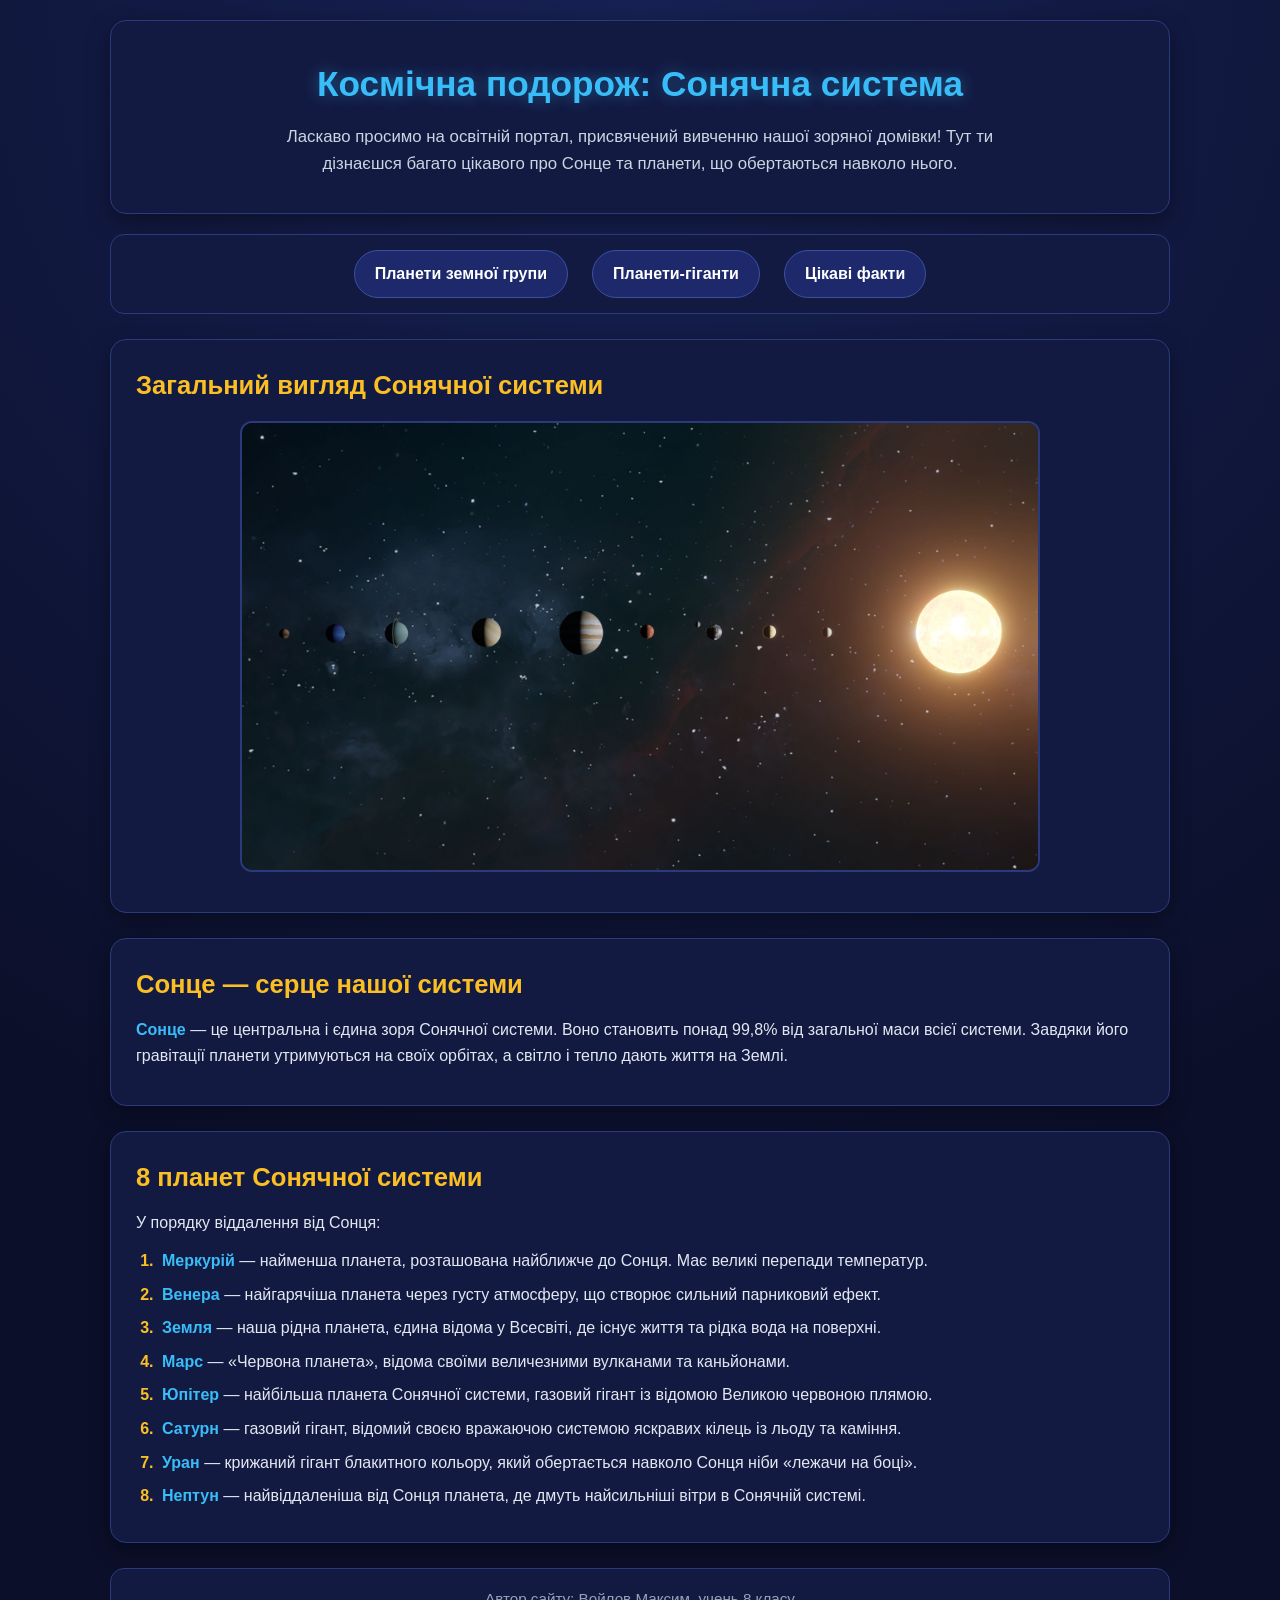
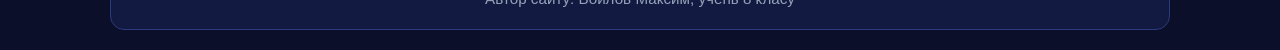
<file: index.html>
<!DOCTYPE html>
<html lang="uk">
<head>
<link rel="stylesheet" href="style.css">
   <meta charset="UTF-8">
    <meta name="viewport" content="width=device-width, initial-scale=1.0">
    <title>Космічна подорож: Сонячна система</title>
</head>
<body>

    <!-- Шапка сайту -->
    <header>
        <h1>Космічна подорож: Сонячна система</h1>
        <p>Ласкаво просимо на освітній портал, присвячений вивченню нашої зоряної домівки! Тут ти дізнаєшся багато цікавого про Сонце та планети, що обертаються навколо нього.</p>
    </header>

    <!-- Горизонтальне меню (без CSS посилання розташовуються в рядок за замовчуванням) -->
    <nav>
        <a href="terrestrial.html">Планети земної групи</a> |
        <a href="giants.html">Планети-гіганти</a> |
        <a href="facts.html">Цікаві факти</a>
    </nav>

    <hr>

    <!-- Основний вміст сторінки -->
    <main>
        <!-- Велике зображення Сонячної системи -->
        <section>
            <h2>Загальний вигляд Сонячної системи</h2>
            <img src="solar-system.jpg" alt="Схема розташування планет у Сонячній системі" width="800">
        </section>

        <!-- Інформація про Сонце -->
        <section>
            <h2>Сонце — серце нашої системи</h2>
            <p><strong>Сонце</strong> — це центральна і єдина зоря Сонячної системи. Воно становить понад 99,8% від загальної маси всієї системи. Завдяки його гравітації планети утримуються на своїх орбітах, а світло і тепло дають життя на Землі.</p>
        </section>

        <!-- Інформація про 8 планет -->
        <section>
            <h2>8 планет Сонячної системи</h2>
            <p>У порядку віддалення від Сонця:</p>
            <ol>
                <li><strong>Меркурій</strong> — найменша планета, розташована найближче до Сонця. Має великі перепади температур.</li>
                <li><strong>Венера</strong> — найгарячіша планета через густу атмосферу, що створює сильний парниковий ефект.</li>
                <li><strong>Земля</strong> — наша рідна планета, єдина відома у Всесвіті, де існує життя та рідка вода на поверхні.</li>
                <li><strong>Марс</strong> — «Червона планета», відома своїми величезними вулканами та каньйонами.</li>
                <li><strong>Юпітер</strong> — найбільша планета Сонячної системи, газовий гігант із відомою Великою червоною плямою.</li>
                <li><strong>Сатурн</strong> — газовий гігант, відомий своєю вражаючою системою яскравих кілець із льоду та каміння.</li>
                <li><strong>Уран</strong> — крижаний гігант блакитного кольору, який обертається навколо Сонця ніби «лежачи на боці».</li>
                <li><strong>Нептун</strong> — найвіддаленіша від Сонця планета, де дмуть найсильніші вітри в Сонячній системі.</li>
            </ol>
        </section>
    </main>

    <hr>

    <!-- Підвал сайту -->
    <footer>
        <p>Автор сайту: Войлов Максим, учень 8 класу </p>
    </footer>

</body>
</html>
</file>
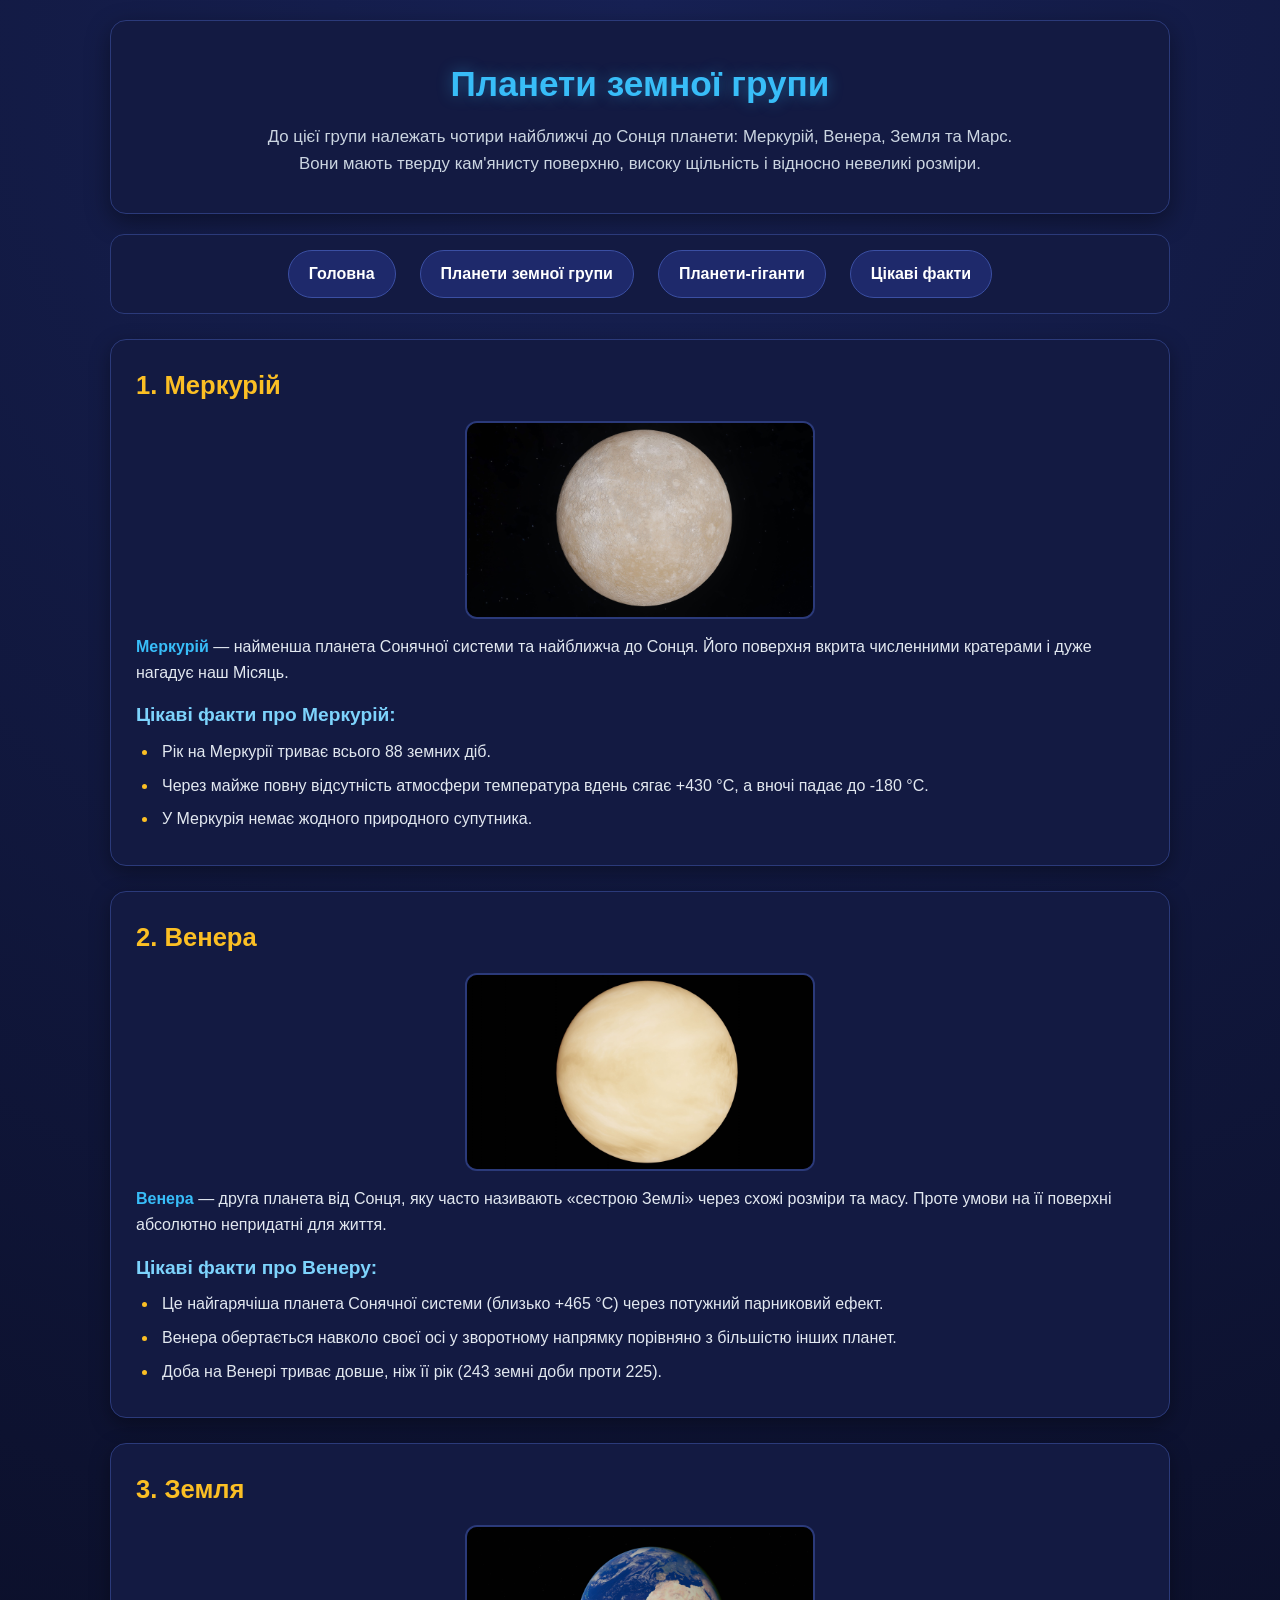
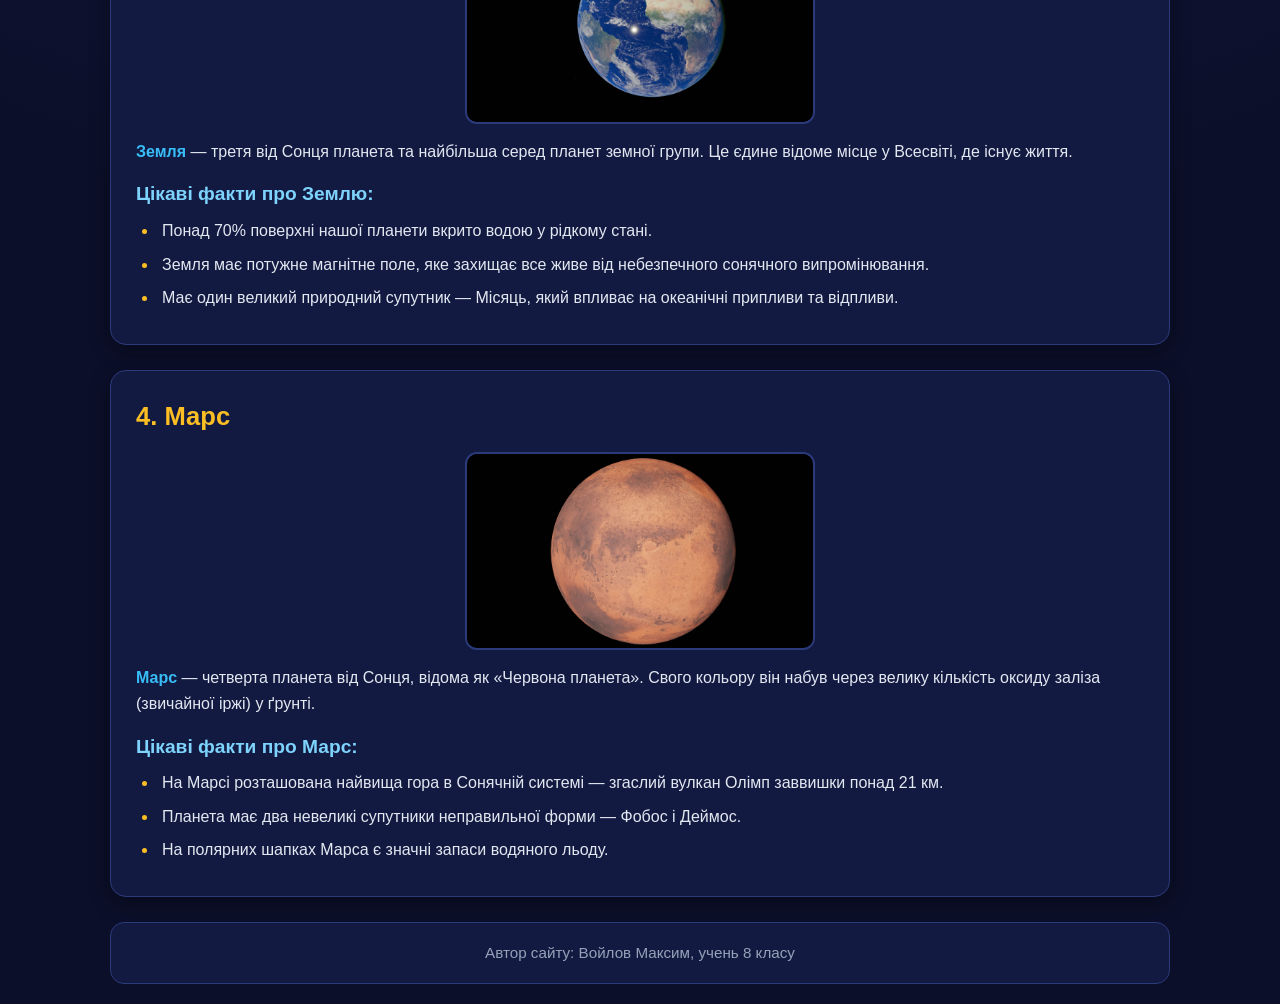
<file: terrestrial.html>
<!DOCTYPE html>
<html lang="uk">
<head>
<link rel="stylesheet" href="style.css">  
  <meta charset="UTF-8">
    <meta name="viewport" content="width=device-width, initial-scale=1.0">
    <title>Планети земної групи — Космічна подорож</title>
</head>
<body>

    <!-- Шапка сайту -->
    <header>
        <h1>Планети земної групи</h1>
        <p>До цієї групи належать чотири найближчі до Сонця планети: Меркурій, Венера, Земля та Марс. Вони мають тверду кам'янисту поверхню, високу щільність і відносно невеликі розміри.</p>
    </header>

    <!-- Однакове меню навігації для всіх сторінок сайту -->
    <nav>
        <a href="index.html">Головна</a> |
        <a href="terrestrial.html">Планети земної групи</a> |
        <a href="giants.html">Планети-гіганти</a> |
        <a href="facts.html">Цікаві факти</a>
    </nav>

    <hr>

    <!-- Основний вміст сторінки -->
    <main>

        <!-- 1. Меркурій -->
        <section>
            <h2>1. Меркурій</h2>
            <img src="mercury.jpg" alt="Фотографія планети Меркурій" width="350">
            <p><strong>Меркурій</strong> — найменша планета Сонячної системи та найближча до Сонця. Його поверхня вкрита численними кратерами і дуже нагадує наш Місяць.</p>
            <h3>Цікаві факти про Меркурій:</h3>
            <ul>
                <li>Рік на Меркурії триває всього 88 земних діб.</li>
                <li>Через майже повну відсутність атмосфери температура вдень сягає +430 °C, а вночі падає до -180 °C.</li>
                <li>У Меркурія немає жодного природного супутника.</li>
            </ul>
        </section>

        <hr>

        <!-- 2. Венера -->
        <section>
            <h2>2. Венера</h2>
            <img src="venus.jpg" alt="Фотографія планети Венера" width="350">
            <p><strong>Венера</strong> — друга планета від Сонця, яку часто називають «сестрою Землі» через схожі розміри та масу. Проте умови на її поверхні абсолютно непридатні для життя.</p>
            <h3>Цікаві факти про Венеру:</h3>
            <ul>
                <li>Це найгарячіша планета Сонячної системи (близько +465 °C) через потужний парниковий ефект.</li>
                <li>Венера обертається навколо своєї осі у зворотному напрямку порівняно з більшістю інших планет.</li>
                <li>Доба на Венері триває довше, ніж її рік (243 земні доби проти 225).</li>
            </ul>
        </section>

        <hr>

        <!-- 3. Земля -->
        <section>
            <h2>3. Земля</h2>
            <img src="earth.jpg" alt="Фотографія планети Земля з космосу" width="350">
            <p><strong>Земля</strong> — третя від Сонця планета та найбільша серед планет земної групи. Це єдине відоме місце у Всесвіті, де існує життя.</p>
            <h3>Цікаві факти про Землю:</h3>
            <ul>
                <li>Понад 70% поверхні нашої планети вкрито водою у рідкому стані.</li>
                <li>Земля має потужне магнітне поле, яке захищає все живе від небезпечного сонячного випромінювання.</li>
                <li>Має один великий природний супутник — Місяць, який впливає на океанічні припливи та відпливи.</li>
            </ul>
        </section>

        <hr>

        <!-- 4. Марс -->
        <section>
            <h2>4. Марс</h2>
            <img src="mars.jpg" alt="Фотографія Червоної планети — Марса" width="350">
            <p><strong>Марс</strong> — четверта планета від Сонця, відома як «Червона планета». Свого кольору він набув через велику кількість оксиду заліза (звичайної іржі) у ґрунті.</p>
            <h3>Цікаві факти про Марс:</h3>
            <ul>
                <li>На Марсі розташована найвища гора в Сонячній системі — згаслий вулкан Олімп заввишки понад 21 км.</li>
                <li>Планета має два невеликі супутники неправильної форми — Фобос і Деймос.</li>
                <li>На полярних шапках Марса є значні запаси водяного льоду.</li>
            </ul>
        </section>

    </main>

    <hr>

    <!-- Підвал сайту -->
    <footer>
        <p>Автор сайту: Войлов Максим, учень 8 класу </p>
    </footer>

</body>
</html>
</file>
<file: style.css>
/* Базове скидання відступів і налаштування розмірів блоків */
* {
    box-sizing: border-box;
    margin: 0;
    padding: 0;
}

/* Загальні стилі сторінки: темно-синій фон і світлий текст */
body {
    font-family: 'Segoe UI', Tahoma, Geneva, Verdana, sans-serif;
    background-color: #0b0f29;
    background-image: radial-gradient(circle at top, #172154 0%, #0b0f29 70%);
    color: #e2e8f0;
    line-height: 1.6;
    max-width: 1100px;
    margin: 0 auto;
    padding: 20px;
}

/* Шапка сайту */
header {
    text-align: center;
    background-color: #131a42;
    padding: 35px 25px;
    border-radius: 16px;
    border: 1px solid #2b3a7a;
    margin-bottom: 20px;
    box-shadow: 0 8px 25px rgba(0, 0, 0, 0.4);
}

header p {
    max-width: 750px;
    margin: 12px auto 0;
    color: #cbd5e1;
    font-size: 1.05rem;
}

/* Яскраві космічні заголовки */
h1 {
    color: #38bdf8;
    font-size: 2.2rem;
    text-shadow: 0 0 15px rgba(56, 189, 248, 0.4);
}

h2 {
    color: #fbbf24;
    font-size: 1.6rem;
    margin-bottom: 12px;
}

h3 {
    color: #7dd3fc;
    font-size: 1.2rem;
    margin: 15px 0 8px;
}

/* Меню навігації (перетворюємо текстові посилання на кнопки) */
nav {
    display: flex;
    justify-content: center;
    flex-wrap: wrap;
    gap: 12px;
    background-color: #131a42;
    padding: 15px;
    border-radius: 14px;
    border: 1px solid #2b3a7a;
    margin-bottom: 25px;
    /* Ховаємо вертикальні риски "|" між посиланнями у HTML */
    font-size: 0;
}

nav a {
    font-size: 1rem;
    text-decoration: none;
    color: #ffffff;
    background-color: #1e296b;
    padding: 10px 20px;
    border-radius: 25px;
    border: 1px solid #3b4fa3;
    font-weight: 600;
    transition: background-color 0.3s ease, color 0.3s ease, transform 0.2s ease;
}

/* Ефект зміни кольору кнопок меню при наведенні */
nav a:hover {
    background-color: #38bdf8;
    color: #0b0f29;
    border-color: #38bdf8;
    transform: translateY(-2px);
}

/* Приховуємо стандартні лінії <hr>, оскільки тепер є красиві картки */
hr {
    display: none;
}

/* Картки для розділів, планет та наукових фактів */
section,
article {
    background-color: #131a42;
    border: 1px solid #2b3a7a;
    border-radius: 16px;
    padding: 25px;
    margin-bottom: 25px;
    box-shadow: 0 6px 20px rgba(0, 0, 0, 0.35);
    transition: transform 0.2s ease, border-color 0.3s ease;
}

section:hover,
article:hover {
    border-color: #38bdf8;
}

/* Оформлення зображень */
img {
    display: block;
    max-width: 100%;
    height: auto;
    margin: 15px auto;
    border-radius: 12px;
    border: 2px solid #2b3a7a;
}

/* Абзаци та виділений текст */
p {
    margin-bottom: 12px;
}

strong {
    color: #38bdf8;
}

/* Списки планет та цікавих фактів */
ul,
ol {
    margin-left: 22px;
    margin-top: 8px;
}

li {
    margin-bottom: 8px;
    padding-left: 4px;
}

li::marker {
    color: #fbbf24;
    font-weight: bold;
}

/* Підвал сайту */
footer {
    text-align: center;
    background-color: #131a42;
    padding: 18px;
    border-radius: 14px;
    border: 1px solid #2b3a7a;
    color: #94a3b8;
    font-size: 0.95rem;
    margin-top: 10px;
}

footer p {
    margin-bottom: 0;
}

/* Адаптація для смартфонів (екрани до 600px) */
@media (max-width: 600px) {
    body {
        padding: 12px;
    }

    header {
        padding: 22px 15px;
    }

    h1 {
        font-size: 1.65rem;
    }

    h2 {
        font-size: 1.35rem;
    }

    /* Кнопки меню одна під одною на вузьких екранах */
    nav {
        flex-direction: column;
        align-items: stretch;
        padding: 12px;
    }

    nav a {
        text-align: center;
        padding: 12px;
    }

    section,
    article {
        padding: 18px;
        margin-bottom: 18px;
    }
}
</file>
